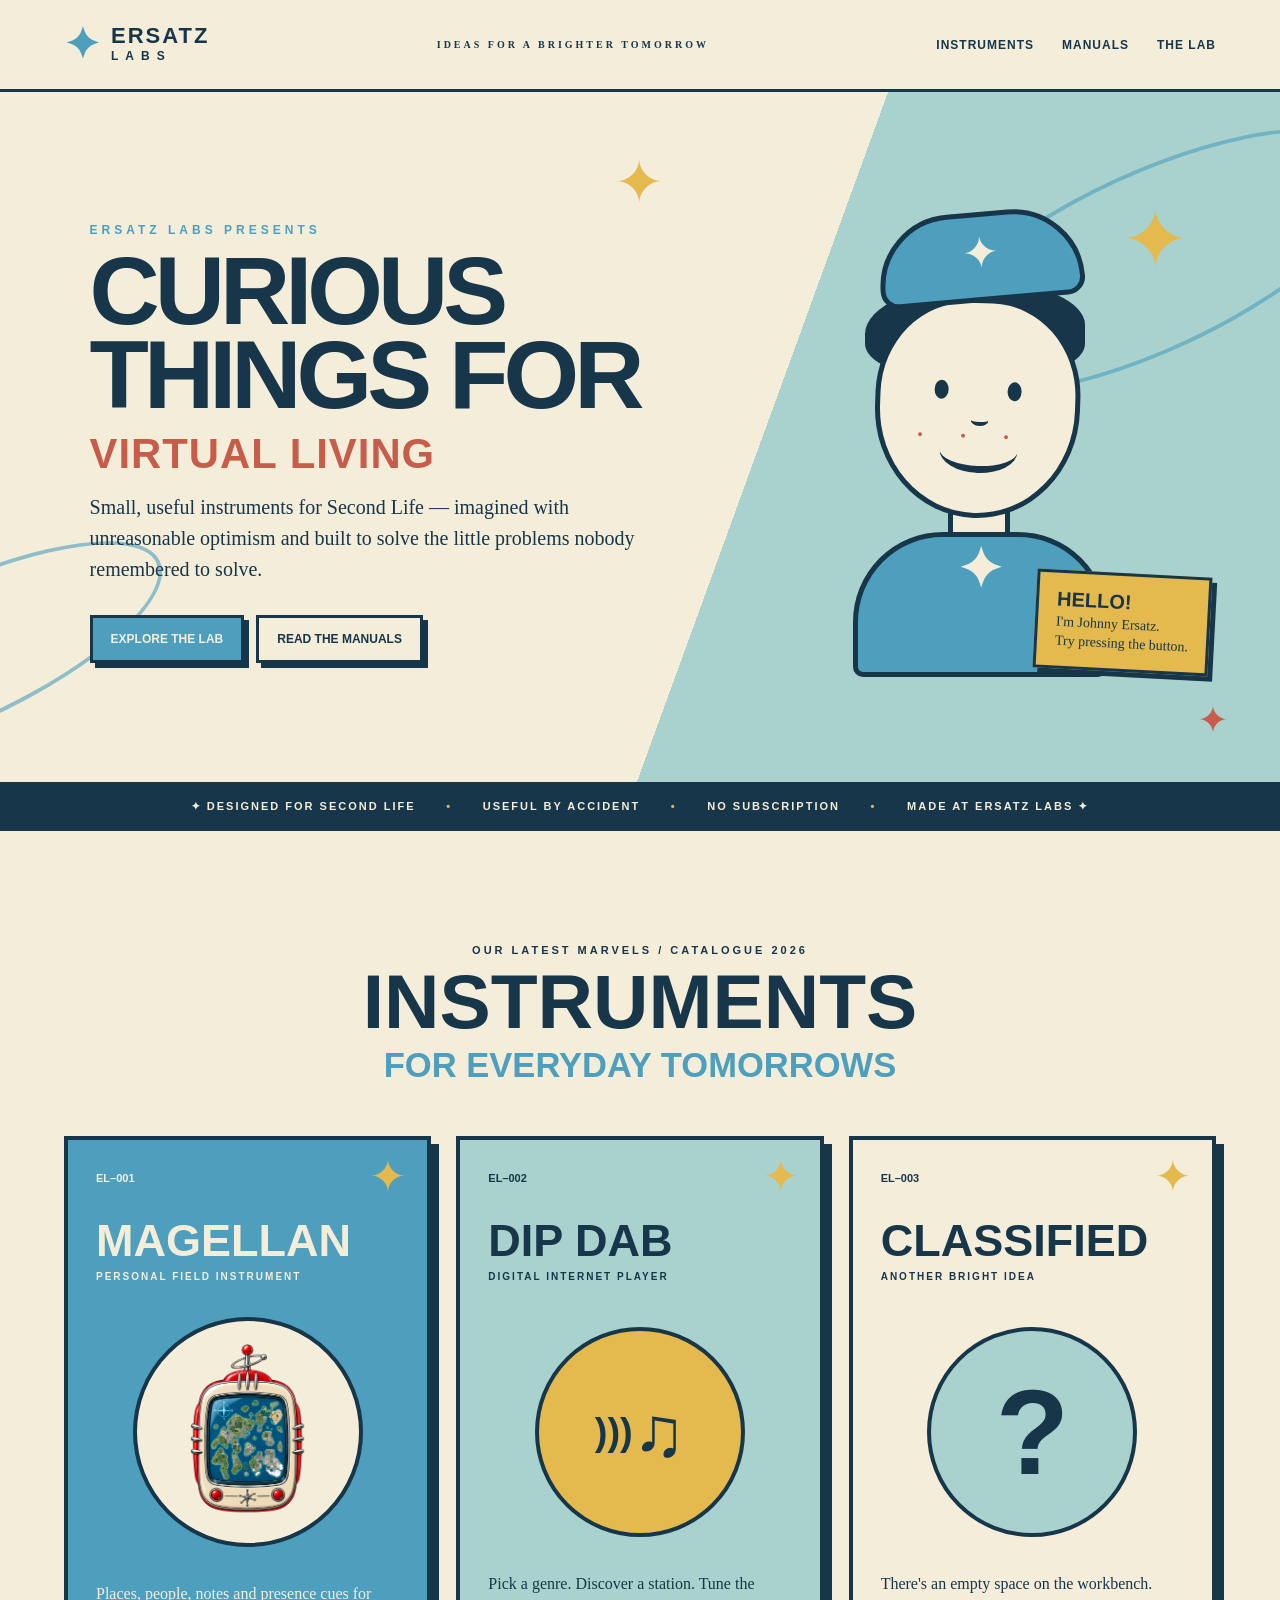
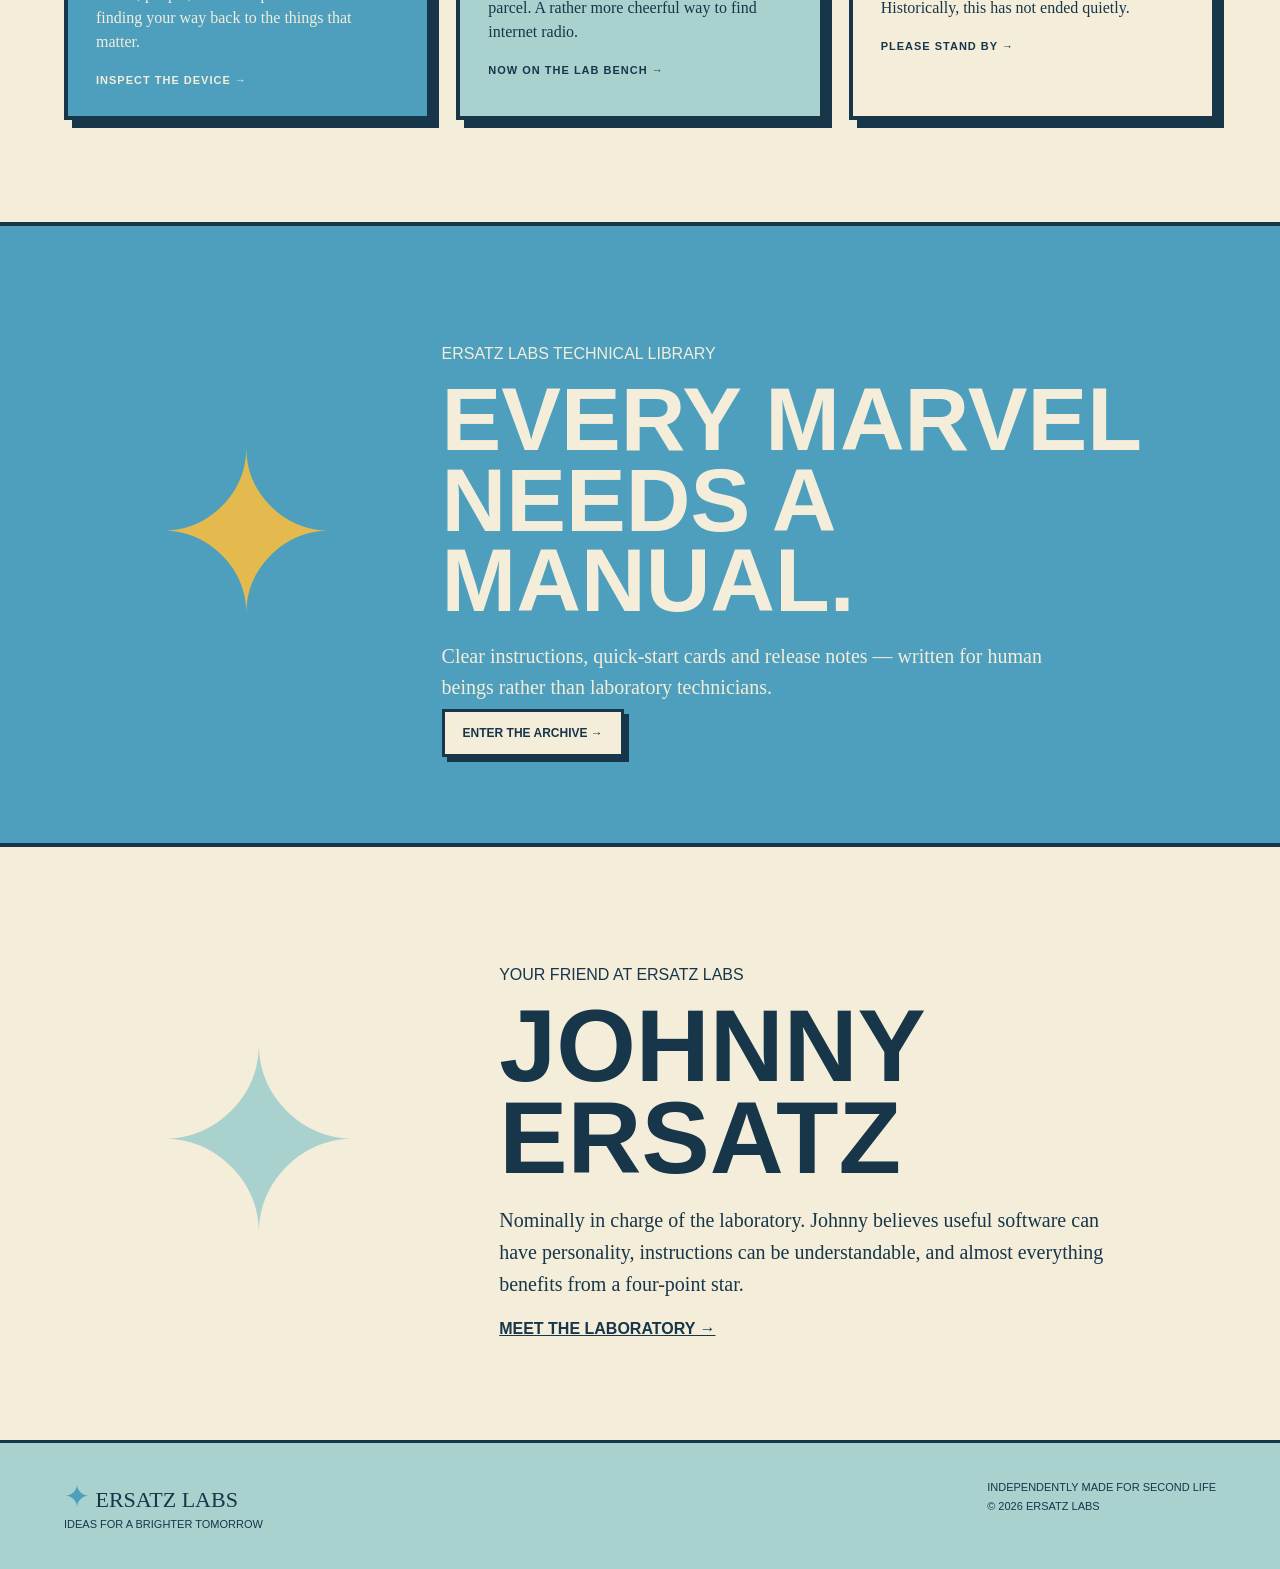
<file: index.html>
<!doctype html><html lang="en"><head><meta charset="utf-8"><meta name="viewport" content="width=device-width,initial-scale=1"><title>Ersatz Labs — Ideas for a Brighter Tomorrow</title><meta name="description" content="Ersatz Labs — characterful instruments for Second Life."><link rel="stylesheet" href="style.css"></head><body class="atomic-home">
<header class="top atomic-nav"><a class="brand" href="index.html"><span class="atom">✦</span><span>ERSATZ<br><small>LABS</small></span></a><div class="motto">IDEAS FOR A BRIGHTER TOMORROW</div><nav><a href="#instruments">INSTRUMENTS</a><a href="manuals.html">MANUALS</a><a href="lab.html">THE LAB</a></nav></header>
<main>
<section class="atomic-hero"><div class="orbit orbit-a"></div><div class="orbit orbit-b"></div><span class="spark s1">✦</span><span class="spark s2">✦</span><div class="hero-copy"><p class="kicker">ERSATZ LABS PRESENTS</p><h1>CURIOUS<br>THINGS FOR<br><em>VIRTUAL LIVING</em></h1><p class="lead">Small, useful instruments for Second Life — imagined with unreasonable optimism and built to solve the little problems nobody remembered to solve.</p><div class="buttons"><a class="button primary" href="#instruments">EXPLORE THE LAB</a><a class="button" href="manuals.html">READ THE MANUALS</a></div></div>
<div class="mascot-card"><div class="mascot-badge">✦</div><div class="johnny-vector"><div class="cap">✦</div><div class="hair"></div><div class="face"><i class="eye e1"></i><i class="eye e2"></i><i class="nose"></i><i class="smile"></i><i class="freckles">···</i></div><div class="neck"></div><div class="shirt"><b>✦</b></div></div><div class="speech"><b>HELLO!</b><br>I'm Johnny Ersatz.<br>Try pressing the button.</div></div></section>
<div class="atomic-strip">✦ DESIGNED FOR SECOND LIFE <b>•</b> USEFUL BY ACCIDENT <b>•</b> NO SUBSCRIPTION <b>•</b> MADE AT ERSATZ LABS ✦</div>
<section id="instruments" class="atomic-products"><div class="atomic-title"><p>OUR LATEST MARVELS / CATALOGUE 2026</p><h2>INSTRUMENTS<br><em>FOR EVERYDAY TOMORROWS</em></h2></div><div class="product-grid">
<a class="product-poster blue" href="magellan.html"><span class="number">EL–001</span><span class="star">✦</span><h3>MAGELLAN</h3><p class="sub">PERSONAL FIELD INSTRUMENT</p><div class="roundel"><img src="assets/Magellen%20hud%20Icon.png" alt="Magellan HUD"></div><p>Places, people, notes and presence cues for finding your way back to the things that matter.</p><strong>INSPECT THE DEVICE →</strong></a>
<div class="product-poster duck"><span class="number">EL–002</span><span class="star">✦</span><h3>DIP DAB</h3><p class="sub">DIGITAL INTERNET PLAYER</p><div class="radio-icon">)))<br><b>♫</b></div><p>Pick a genre. Discover a station. Tune the parcel. A rather more cheerful way to find internet radio.</p><strong>NOW ON THE LAB BENCH →</strong></div>
<div class="product-poster cream"><span class="number">EL–003</span><span class="star">✦</span><h3>CLASSIFIED</h3><p class="sub">ANOTHER BRIGHT IDEA</p><div class="mystery">?</div><p>There's an empty space on the workbench. Historically, this has not ended quietly.</p><strong>PLEASE STAND BY →</strong></div></div></section>
<section class="atomic-manuals"><div class="burst">✦</div><div><p>ERSATZ LABS TECHNICAL LIBRARY</p><h2>EVERY MARVEL<br>NEEDS A MANUAL.</h2><p class="lead">Clear instructions, quick-start cards and release notes — written for human beings rather than laboratory technicians.</p><a class="button light" href="manuals.html">ENTER THE ARCHIVE →</a></div></section>
<section class="atomic-johnny"><div class="big-star">✦</div><div><p>YOUR FRIEND AT ERSATZ LABS</p><h2>JOHNNY<br>ERSATZ</h2><p>Nominally in charge of the laboratory. Johnny believes useful software can have personality, instructions can be understandable, and almost everything benefits from a four-point star.</p><a href="lab.html">MEET THE LABORATORY →</a></div></section></main>
<footer><div><b><span class="atom">✦</span> ERSATZ LABS</b><br><span>IDEAS FOR A BRIGHTER TOMORROW</span></div><div>INDEPENDENTLY MADE FOR SECOND LIFE<br>© 2026 ERSATZ LABS</div></footer></body></html>
</file>
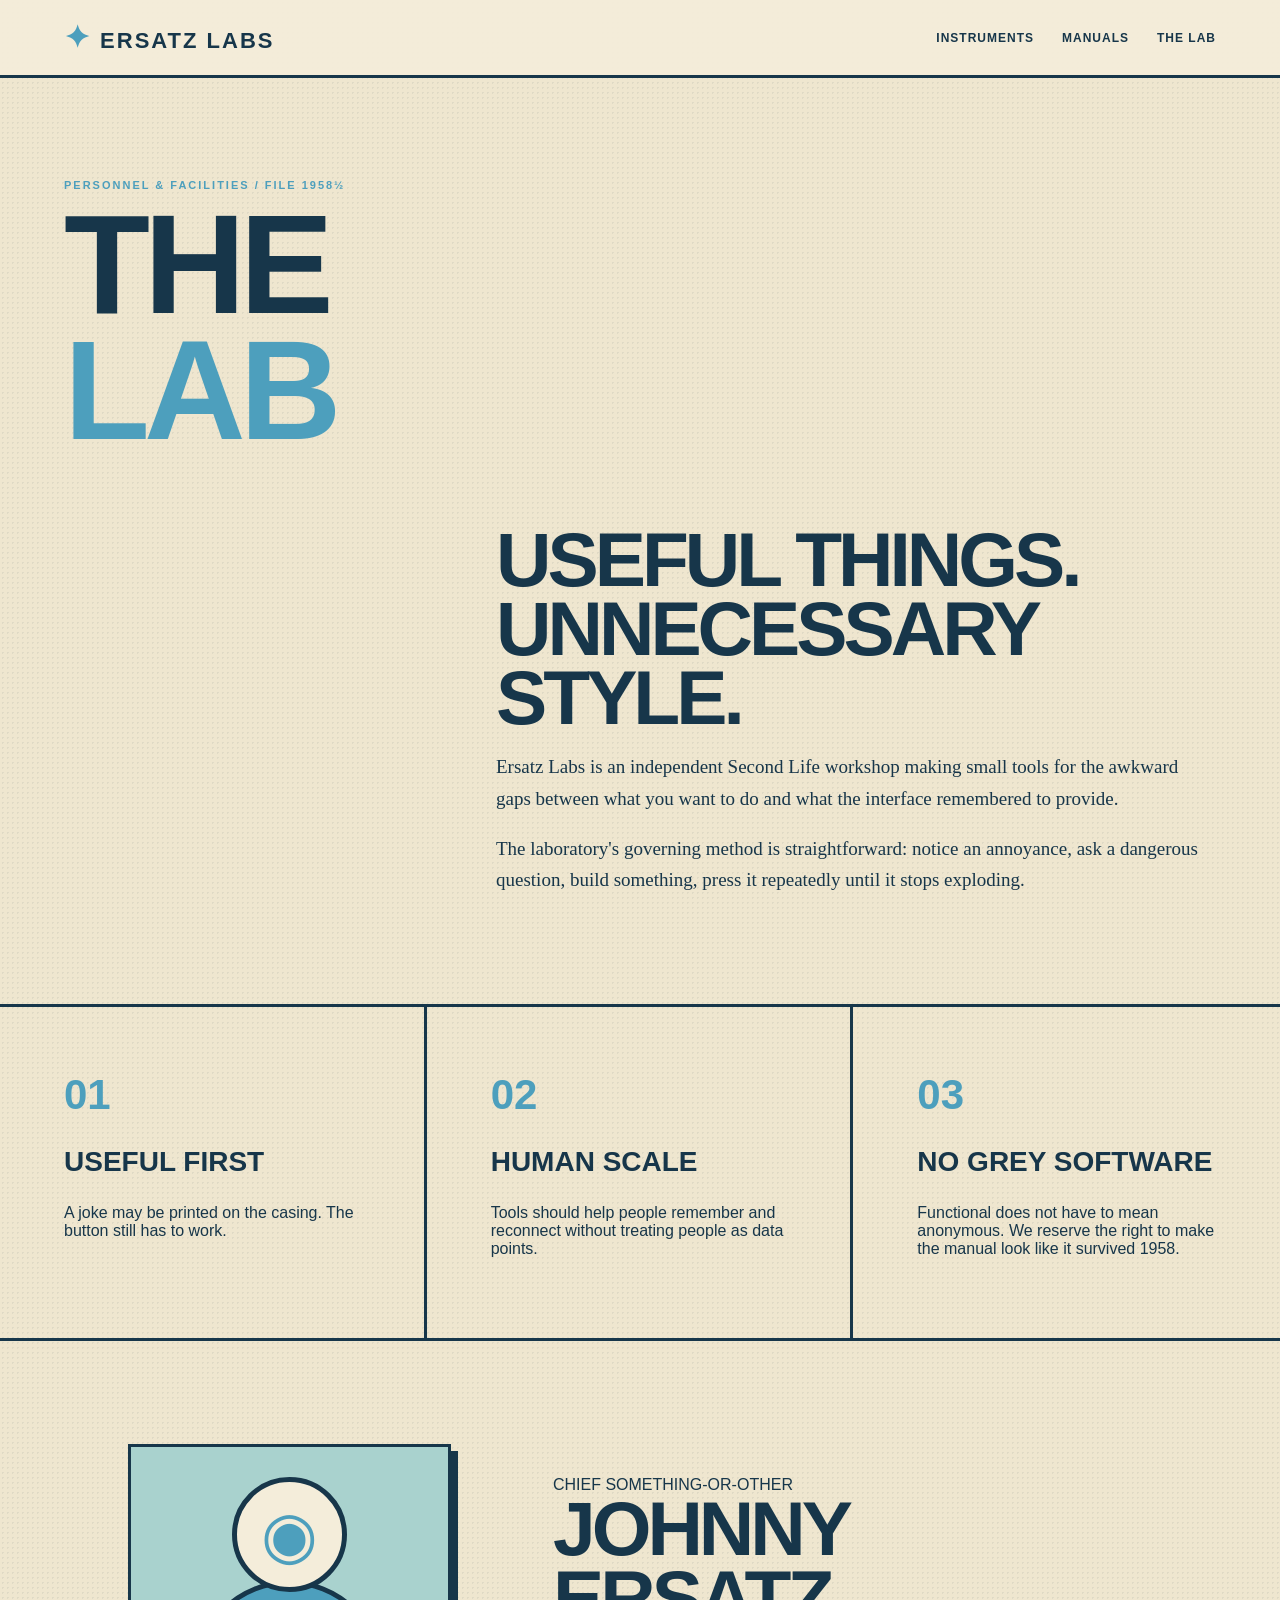
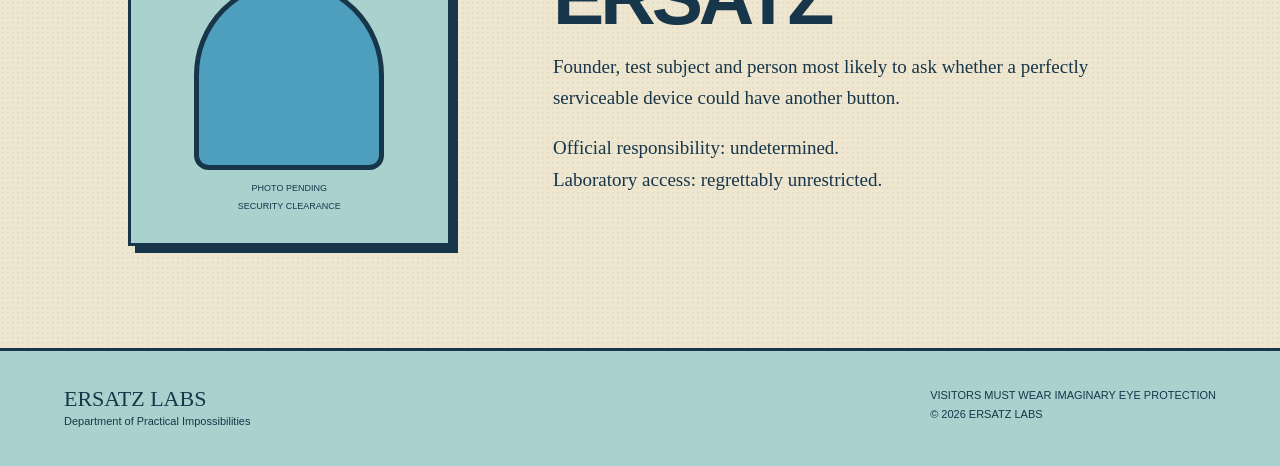
<file: lab.html>
<!doctype html><html lang="en"><head><meta charset="utf-8"><meta name="viewport" content="width=device-width,initial-scale=1"><title>The Lab — Ersatz Labs</title><link rel="stylesheet" href="style.css"></head><body><header class="top"><a class="brand" href="index.html"><span class="atom">✦</span> ERSATZ LABS</a><nav><a href="index.html#instruments">INSTRUMENTS</a><a href="manuals.html">MANUALS</a><a href="lab.html">THE LAB</a></nav></header><main><section class="lab-hero"><p class="serial">PERSONNEL & FACILITIES / FILE 1958½</p><h1>THE<br><em>LAB</em></h1><div class="lab-copy"><h2>USEFUL THINGS.<br>UNNECESSARY STYLE.</h2><p>Ersatz Labs is an independent Second Life workshop making small tools for the awkward gaps between what you want to do and what the interface remembered to provide.</p><p>The laboratory's governing method is straightforward: notice an annoyance, ask a dangerous question, build something, press it repeatedly until it stops exploding.</p></div></section><section class="principles"><article><b>01</b><h3>USEFUL FIRST</h3><p>A joke may be printed on the casing. The button still has to work.</p></article><article><b>02</b><h3>HUMAN SCALE</h3><p>Tools should help people remember and reconnect without treating people as data points.</p></article><article><b>03</b><h3>NO GREY SOFTWARE</h3><p>Functional does not have to mean anonymous. We reserve the right to make the manual look like it survived 1958.</p></article></section><section class="personnel"><div class="id-photo"><div class="johnny small"><div class="head">◉</div><div class="body"></div></div><span>PHOTO PENDING<br>SECURITY CLEARANCE</span></div><div><span>CHIEF SOMETHING-OR-OTHER</span><h2>JOHNNY<br>ERSATZ</h2><p>Founder, test subject and person most likely to ask whether a perfectly serviceable device could have another button.</p><p>Official responsibility: undetermined.<br>Laboratory access: regrettably unrestricted.</p></div></section></main><footer><div><b>ERSATZ LABS</b><br><span>Department of Practical Impossibilities</span></div><div>VISITORS MUST WEAR IMAGINARY EYE PROTECTION<br>© 2026 ERSATZ LABS</div></footer></body></html>
</file>
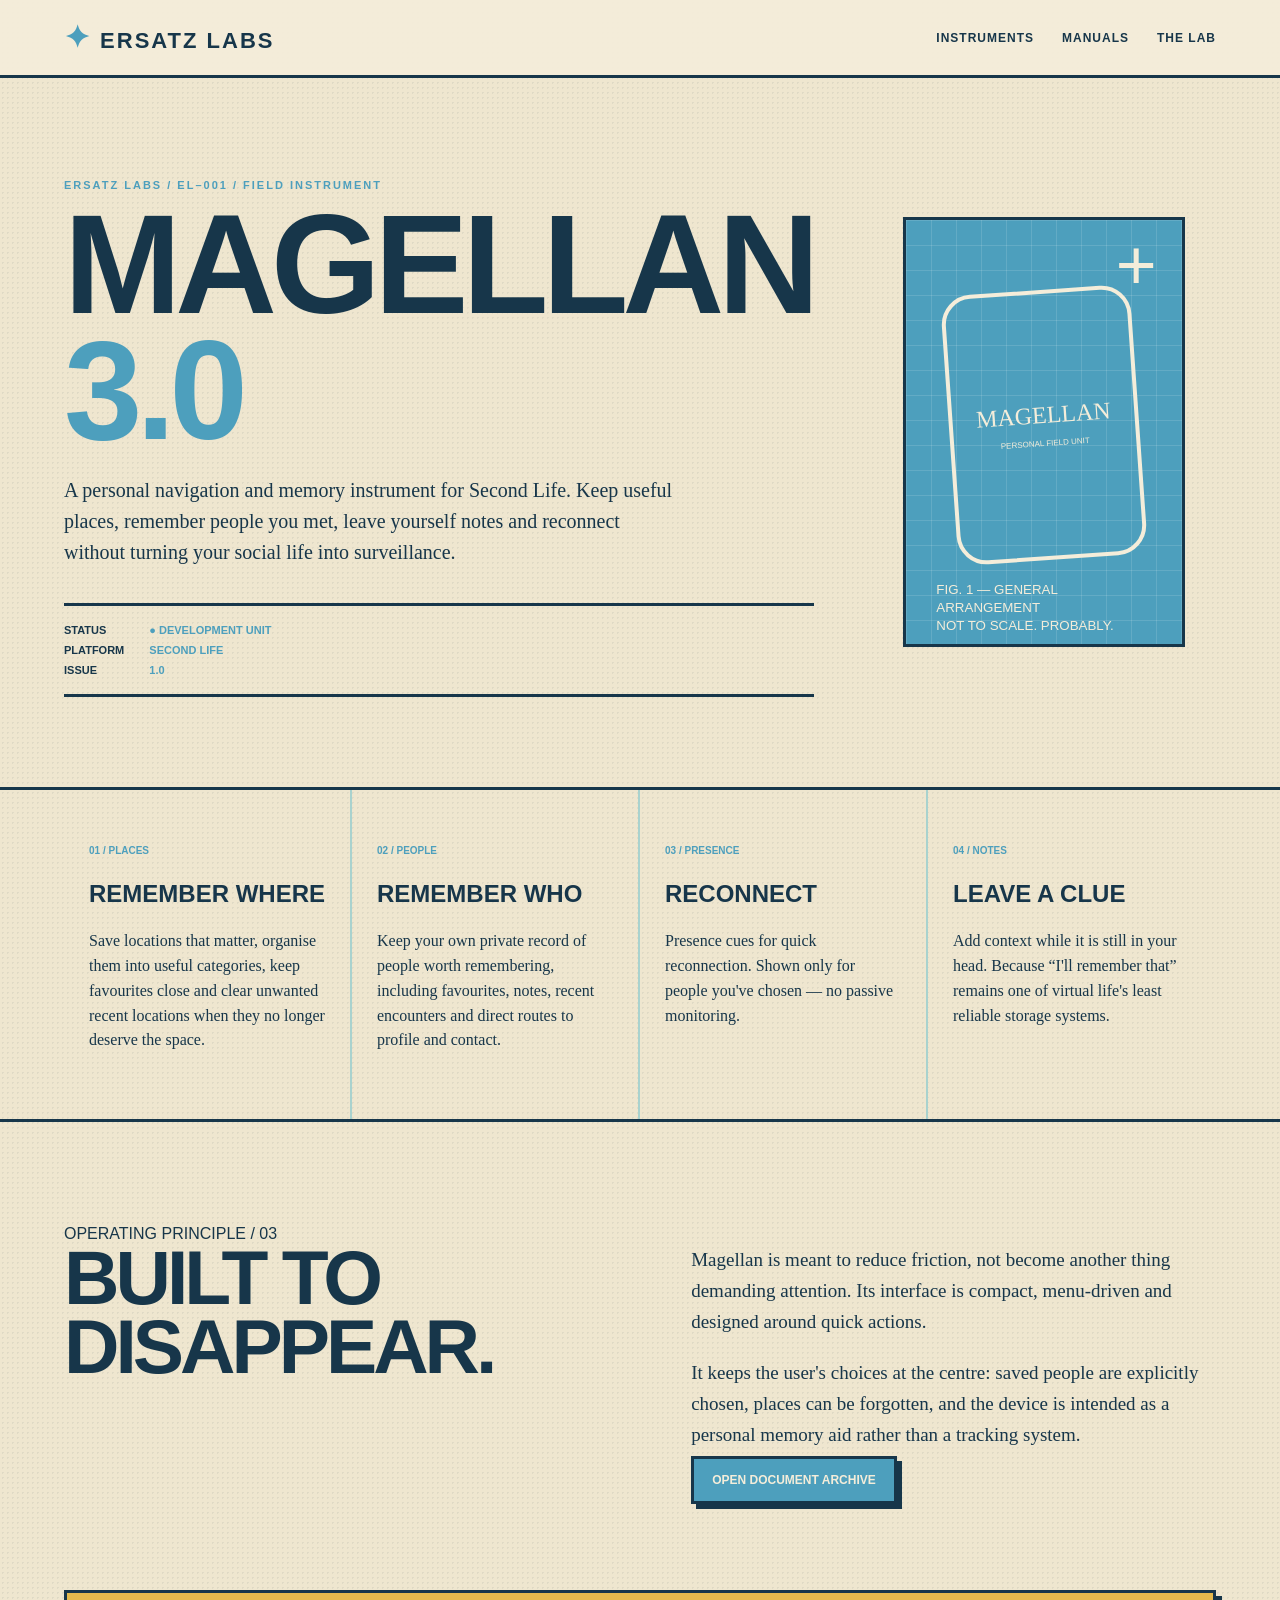
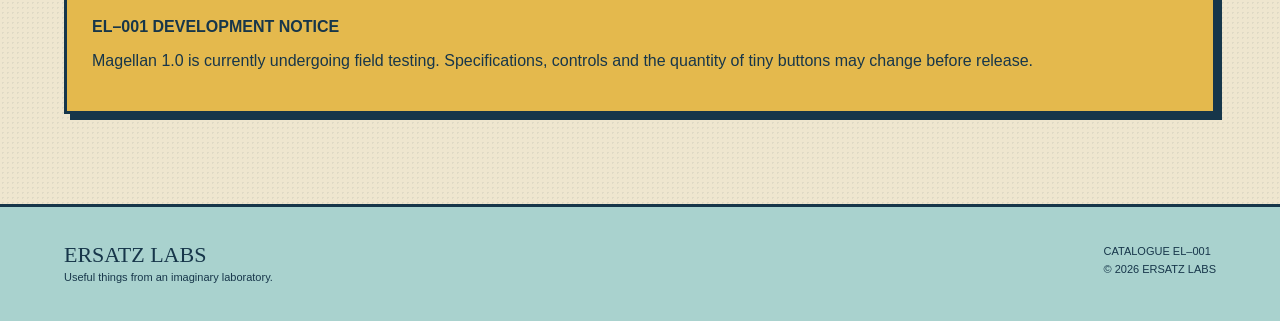
<file: magellan.html>
<!doctype html><html lang="en"><head><meta charset="utf-8"><meta name="viewport" content="width=device-width,initial-scale=1"><title>Magellan 1.0 — Ersatz Labs</title><link rel="stylesheet" href="style.css"></head><body><header class="top"><a class="brand" href="index.html"><span class="atom">✦</span> ERSATZ LABS</a><nav><a href="index.html#instruments">INSTRUMENTS</a><a href="manuals.html">MANUALS</a><a href="lab.html">THE LAB</a></nav></header><main><section class="product-hero"><div><p class="serial">ERSATZ LABS / EL–001 / FIELD INSTRUMENT</p><h1>MAGELLAN<br><em>3.0</em></h1><p class="lead">A personal navigation and memory instrument for Second Life. Keep useful places, remember people you met, leave yourself notes and reconnect without turning your social life into surveillance.</p><div class="status-panel"><b>STATUS</b><span>● DEVELOPMENT UNIT</span><b>PLATFORM</b><span>SECOND LIFE</span><b>ISSUE</b><span>1.0</span></div></div><div class="blueprint"><div class="crosshair">+</div><div class="mini-device"><b>MAGELLAN</b><span>PERSONAL FIELD UNIT</span></div><small>FIG. 1 — GENERAL ARRANGEMENT<br>NOT TO SCALE. PROBABLY.</small></div></section><section class="feature-grid"><article><span>01 / PLACES</span><h3>REMEMBER WHERE</h3><p>Save locations that matter, organise them into useful categories, keep favourites close and clear unwanted recent locations when they no longer deserve the space.</p></article><article><span>02 / PEOPLE</span><h3>REMEMBER WHO</h3><p>Keep your own private record of people worth remembering, including favourites, notes, recent encounters and direct routes to profile and contact.</p></article><article><span>03 / PRESENCE</span><h3>RECONNECT</h3><p>Presence cues for quick reconnection. Shown only for people you've chosen — no passive monitoring.</p></article><article><span>04 / NOTES</span><h3>LEAVE A CLUE</h3><p>Add context while it is still in your head. Because “I'll remember that” remains one of virtual life's least reliable storage systems.</p></article></section><section class="specsheet"><div><span>OPERATING PRINCIPLE / 03</span><h2>BUILT TO<br>DISAPPEAR.</h2></div><div><p>Magellan is meant to reduce friction, not become another thing demanding attention. Its interface is compact, menu-driven and designed around quick actions.</p><p>It keeps the user's choices at the centre: saved people are explicitly chosen, places can be forgotten, and the device is intended as a personal memory aid rather than a tracking system.</p><a class="button primary" href="manuals.html">OPEN DOCUMENT ARCHIVE</a></div></section><section class="notice"><b>EL–001 DEVELOPMENT NOTICE</b><p>Magellan 1.0 is currently undergoing field testing. Specifications, controls and the quantity of tiny buttons may change before release.</p></section></main><footer><div><b>ERSATZ LABS</b><br><span>Useful things from an imaginary laboratory.</span></div><div>CATALOGUE EL–001<br>© 2026 ERSATZ LABS</div></footer></body></html>
</file>
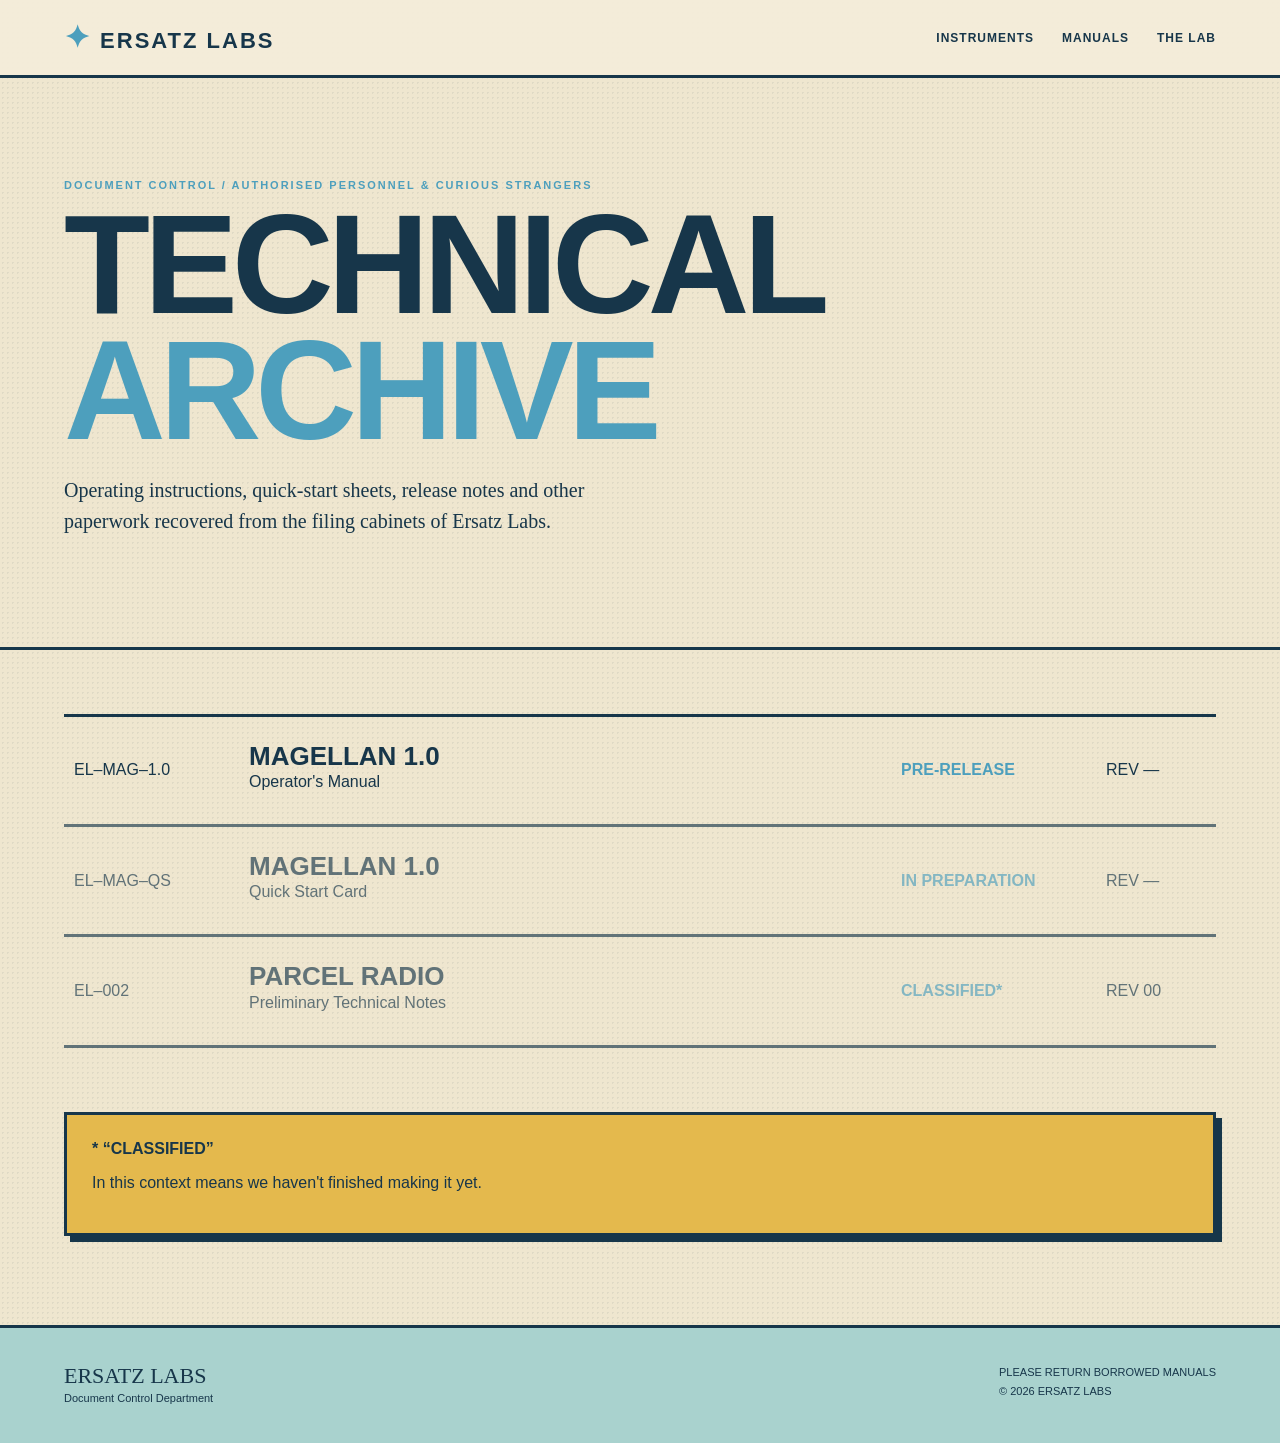
<file: manuals.html>
<!doctype html><html lang="en"><head><meta charset="utf-8"><meta name="viewport" content="width=device-width,initial-scale=1"><title>Document Archive — Ersatz Labs</title><link rel="stylesheet" href="style.css"></head><body><header class="top"><a class="brand" href="index.html"><span class="atom">✦</span> ERSATZ LABS</a><nav><a href="index.html#instruments">INSTRUMENTS</a><a href="manuals.html">MANUALS</a><a href="lab.html">THE LAB</a></nav></header><main><section class="archive-head"><p class="serial">DOCUMENT CONTROL / AUTHORISED PERSONNEL & CURIOUS STRANGERS</p><h1>TECHNICAL<br><em>ARCHIVE</em></h1><p class="lead">Operating instructions, quick-start sheets, release notes and other paperwork recovered from the filing cabinets of Ersatz Labs.</p></section><section class="archive-list"><div class="archive-row"><span>EL–MAG–1.0</span><div><h3>MAGELLAN 1.0</h3><p>Operator's Manual</p></div><strong>PRE-RELEASE</strong><span>REV —</span></div><div class="archive-row muted"><span>EL–MAG–QS</span><div><h3>MAGELLAN 1.0</h3><p>Quick Start Card</p></div><strong>IN PREPARATION</strong><span>REV —</span></div><div class="archive-row muted"><span>EL–002</span><div><h3>PARCEL RADIO</h3><p>Preliminary Technical Notes</p></div><strong>CLASSIFIED*</strong><span>REV 00</span></div></section><section class="archive-note"><b>* “CLASSIFIED”</b><p>In this context means we haven't finished making it yet.</p></section></main><footer><div><b>ERSATZ LABS</b><br><span>Document Control Department</span></div><div>PLEASE RETURN BORROWED MANUALS<br>© 2026 ERSATZ LABS</div></footer></body></html>
</file>
<file: style.css>
:root{--navy:#17364a;--azure:#4d9fbd;--duck:#a9d2ce;--cream:#f4edda;--yellow:#e4b94d;--coral:#c85c4b;--paper:#efe6cf;--ink:#17364a;--line:#6c8586}*{box-sizing:border-box}html{scroll-behavior:smooth}body{margin:0;color:var(--ink);font-family:"Trebuchet MS",Arial,sans-serif;background:var(--paper);background-image:radial-gradient(#17364a12 1px,transparent 1px);background-size:5px 5px}.top{height:78px;display:flex;align-items:center;justify-content:space-between;padding:0 5vw;border-bottom:3px solid var(--navy);position:sticky;top:0;background:#f4eddaf2;z-index:10}.brand{font:900 22px "Arial Black",Arial,sans-serif;letter-spacing:2px}.atom{color:var(--azure);font-size:31px}.top a{color:inherit;text-decoration:none}.top nav{display:flex;gap:28px;font-size:12px;font-weight:900;letter-spacing:1px}.hero{padding:6vw 5vw 0;min-height:720px;border-bottom:3px solid var(--navy)}.eyebrow,.section-head span,.manuals>div>span,.about span,.serial{font-size:11px;letter-spacing:2px;font-weight:900}.hero-grid{display:grid;grid-template-columns:1.05fr .95fr;gap:6vw;align-items:center;max-width:1250px;margin:30px auto 50px}.serial{color:var(--azure)}h1,h2,h3{font-family:"Arial Black",Impact,sans-serif;margin:0;line-height:.9;text-transform:uppercase}h1{font-size:clamp(76px,11vw,150px);letter-spacing:-6px}h1 em{color:var(--azure);font-style:normal}.lead{max-width:610px;font:20px/1.55 Georgia,serif}.buttons{display:flex;gap:12px;margin-top:30px}.button{border:3px solid var(--navy);padding:14px 18px;text-decoration:none;color:inherit;font-weight:900;font-size:12px;box-shadow:5px 5px 0 var(--navy);background:var(--cream)}.primary{background:var(--azure);color:var(--cream)}.device{display:flex;align-items:center;justify-content:center}.ticker{border-top:3px solid var(--navy);padding:15px;text-align:center;font-size:11px;letter-spacing:2px;font-weight:900;background:var(--duck)}.ticker b{color:var(--coral);margin:0 2vw}.section{padding:8vw 5vw}.section-head{display:flex;justify-content:space-between;align-items:end;margin-bottom:55px}.section-head h2,.manuals h2,.about h2{font-size:clamp(45px,7vw,90px);letter-spacing:-4px}.cards{display:grid;grid-template-columns:repeat(3,1fr);gap:22px}.card{border:3px solid var(--navy);padding:28px;min-height:330px;background:var(--cream);box-shadow:7px 7px 0 var(--navy);border-radius:4px}.card.featured{background:var(--azure);color:var(--cream)}.card h3{font-size:32px;margin:30px 0 20px}.card p{line-height:1.55}.card a,.card>span{color:inherit;font-weight:900;font-size:11px}.tag{display:inline-block;background:var(--yellow);color:var(--navy);padding:7px 10px;border:2px solid var(--navy);font-weight:900;font-size:10px;transform:rotate(-2deg)}.tag.ghost{background:var(--duck)}.manuals{background:var(--navy);color:var(--cream);padding:8vw 5vw;display:grid;grid-template-columns:1fr 1fr;gap:8vw}.manuals p{font:19px/1.6 Georgia,serif}.manual-box{border:3px solid var(--cream);padding:40px;position:relative}.manual-box h3{font-size:40px;margin-top:50px}.stamp{position:absolute;right:25px;top:20px;border:3px solid var(--coral);color:var(--coral);padding:8px;transform:rotate(8deg);font-weight:900}.about{padding:9vw 10vw;display:grid;grid-template-columns:.7fr 1.3fr;gap:8vw;align-items:center}.about p{font:20px/1.65 Georgia,serif;max-width:700px}.johnny{height:390px;position:relative}.head{width:150px;height:150px;border:5px solid var(--navy);border-radius:50%;background:var(--cream);font-size:90px;text-align:center;line-height:140px;margin:auto;position:relative;z-index:2;color:var(--azure)}.body{width:260px;height:250px;background:var(--azure);border:5px solid var(--navy);border-radius:130px 130px 20px 20px;margin:-12px auto 0}footer{border-top:3px solid var(--navy);padding:35px 5vw;display:flex;justify-content:space-between;font-size:11px;line-height:1.7;background:var(--duck)}footer b{font:22px "Arial Black"}.product-hero,.archive-head,.lab-hero{padding:7vw 5vw;min-height:620px;border-bottom:3px solid var(--navy)}.product-hero{display:grid;grid-template-columns:1.1fr .9fr;gap:7vw;align-items:center}.status-panel{display:grid;grid-template-columns:auto 1fr;gap:8px 25px;border-top:3px solid var(--navy);border-bottom:3px solid var(--navy);padding:18px 0;margin-top:35px;font-size:11px}.status-panel span{color:var(--azure);font-weight:900}.blueprint{height:430px;border:3px solid var(--navy);background-color:var(--azure);color:var(--cream);background-image:linear-gradient(#ffffff20 1px,transparent 1px),linear-gradient(90deg,#ffffff20 1px,transparent 1px);background-size:25px 25px;position:relative;padding:30px}.crosshair{font-size:70px;position:absolute;right:25px;top:5px}.mini-device{width:190px;height:270px;border:4px solid var(--cream);border-radius:30px;margin:40px auto 20px;display:flex;flex-direction:column;align-items:center;justify-content:center;transform:rotate(-4deg)}.mini-device b{font:24px "Arial Black"}.mini-device span{font-size:8px;margin-top:10px}.feature-grid{display:grid;grid-template-columns:repeat(4,1fr);padding:0 5vw;border-bottom:3px solid var(--navy)}.feature-grid article{padding:50px 25px;border-right:2px solid var(--duck)}.feature-grid article:last-child{border:0}.feature-grid span{font-size:10px;color:var(--azure);font-weight:900}.feature-grid h3{font-size:24px;margin:25px 0}.feature-grid p{font:16px/1.55 Georgia,serif}.specsheet{padding:8vw 5vw;display:grid;grid-template-columns:1fr 1fr;gap:8vw}.specsheet h2,.lab-copy h2,.personnel h2{font-size:clamp(42px,6vw,78px);letter-spacing:-4px}.specsheet p,.lab-copy p,.personnel p{font:19px/1.65 Georgia,serif}.notice,.archive-note{margin:0 5vw 7vw;border:3px solid var(--navy);padding:25px;background:var(--yellow);box-shadow:6px 6px 0 var(--navy)}.archive-head{min-height:540px}.archive-list{padding:5vw}.archive-row{display:grid;grid-template-columns:150px 1fr 180px 100px;gap:25px;align-items:center;border-top:3px solid var(--navy);padding:28px 10px}.archive-row:last-child{border-bottom:3px solid var(--navy)}.archive-row h3{font-size:26px}.archive-row p{margin:5px 0}.archive-row strong{color:var(--azure)}.archive-row.muted{opacity:.65}.lab-hero{min-height:720px}.lab-copy{max-width:720px;margin:70px 0 0 auto}.principles{display:grid;grid-template-columns:repeat(3,1fr);border-bottom:3px solid var(--navy)}.principles article{padding:5vw;border-right:3px solid var(--navy);min-height:300px}.principles article:last-child{border:0}.principles b{font-size:42px;color:var(--azure)}.principles h3{font-size:28px;margin:30px 0}.personnel{padding:8vw 10vw;display:grid;grid-template-columns:.7fr 1.3fr;gap:8vw;align-items:center}.id-photo{border:3px solid var(--navy);padding:30px;text-align:center;background:var(--duck);box-shadow:7px 7px 0 var(--navy)}.johnny.small{height:300px}.johnny.small .head{width:115px;height:115px;line-height:105px;font-size:65px}.johnny.small .body{width:190px;height:190px}.id-photo>span{font-size:9px}.archive-button{display:block;text-align:center;margin:25px 0}.device.hud-art{width:min(430px,100%);height:auto;min-height:0;background:none;border:0;box-shadow:none;transform:none;padding:0;margin-left:auto}.device.hud-art img{display:block;width:100%;height:auto;max-height:560px;object-fit:contain;filter:drop-shadow(12px 16px 0 rgba(23,54,74,.14))}@media(max-width:800px){.top nav{display:none}.hero-grid,.manuals,.about,.product-hero,.specsheet,.personnel{grid-template-columns:1fr}.cards,.feature-grid,.principles{grid-template-columns:1fr}.section-head{display:block}.section-head span{display:block;margin-bottom:20px}h1{font-size:76px}.hero{padding-top:50px}.manuals,.about{padding:70px 7vw}.johnny{order:2}footer{gap:30px;flex-direction:column}.archive-row{grid-template-columns:1fr}.product-hero,.archive-head,.lab-hero{padding:60px 7vw}.device.hud-art{margin:35px auto 0;max-width:360px}}
/* === 2026 ERSATZ ATOMIC IDENTITY === */
.atomic-home{background:#f4edda;color:#17364a}.atomic-nav{background:#f4eddaf5;height:92px}.atomic-nav .brand{display:flex;align-items:center;gap:9px;line-height:.75}.atomic-nav .brand .atom{font-size:43px}.atomic-nav .brand small{font-size:12px;letter-spacing:7px}.motto{font:700 10px Georgia,serif;letter-spacing:3px}.atomic-hero{min-height:690px;position:relative;overflow:hidden;padding:7vw 7%;display:grid;grid-template-columns:1.15fr .85fr;align-items:center;gap:6vw;background:linear-gradient(110deg,#f4edda 0 58%,#a9d2ce 58%)}.hero-copy{position:relative;z-index:2}.kicker{font:900 12px Arial,sans-serif;letter-spacing:4px;color:#4d9fbd}.atomic-hero h1{font-size:clamp(58px,7.6vw,112px);letter-spacing:-5px;line-height:.86}.atomic-hero h1 em{font-size:.43em;letter-spacing:1px;display:block;margin-top:20px;color:#c85c4b}.atomic-hero .lead{max-width:680px}.orbit{position:absolute;border:4px solid #4d9fbd;border-radius:50%;transform:rotate(-25deg);opacity:.6}.orbit-a{width:500px;height:180px;right:-120px;top:80px}.orbit-b{width:430px;height:140px;left:-250px;bottom:60px}.spark{position:absolute;color:#e4b94d;font-size:60px}.s1{top:55px;left:48%}.s2{right:4%;bottom:40px;color:#c85c4b;font-size:38px}.mascot-card{position:relative;z-index:2;min-height:490px}.mascot-badge{position:absolute;right:0;top:0;font-size:82px;color:#e4b94d}.johnny-vector{width:300px;height:430px;position:relative;margin:20px auto 0}.cap{position:absolute;z-index:5;top:0;left:55px;width:205px;height:90px;background:#4d9fbd;border:5px solid #17364a;border-radius:100px 100px 25px 25px;text-align:center;color:#f4edda;font-size:45px;line-height:72px;transform:rotate(-5deg)}.hair{position:absolute;z-index:3;top:70px;left:42px;width:220px;height:95px;background:#17364a;border-radius:55% 45% 35% 35%}.face{position:absolute;z-index:4;top:86px;left:52px;width:205px;height:220px;background:#f4edda;border:5px solid #17364a;border-radius:46% 46% 52% 52%;transform:rotate(2deg)}.eye{position:absolute;top:78px;width:14px;height:19px;background:#17364a;border-radius:50%}.e1{left:54px}.e2{right:54px}.nose{position:absolute;width:18px;height:12px;border-bottom:4px solid #17364a;border-radius:50%;top:111px;left:91px}.smile{position:absolute;width:78px;height:45px;border-bottom:7px solid #17364a;border-radius:50%;top:125px;left:61px}.freckles{position:absolute;top:120px;left:38px;font:bold 24px serif;letter-spacing:37px;color:#c85c4b}.neck{position:absolute;top:286px;left:125px;width:62px;height:50px;background:#f4edda;border:5px solid #17364a}.shirt{position:absolute;top:320px;left:30px;width:255px;height:145px;background:#4d9fbd;border:5px solid #17364a;border-radius:90px 90px 10px 10px;text-align:center}.shirt b{font-size:55px;color:#f4edda}.speech{position:absolute;right:-20px;bottom:10px;background:#e4b94d;border:3px solid #17364a;padding:15px 18px;transform:rotate(3deg);box-shadow:5px 5px 0 #17364a;font:14px/1.4 Georgia,serif}.speech b{font:900 20px Arial,sans-serif}.atomic-strip{background:#17364a;color:#f4edda;text-align:center;padding:18px;font:900 11px Arial,sans-serif;letter-spacing:2px}.atomic-strip b{color:#e4b94d;margin:0 2vw}.atomic-products{padding:8vw 5vw}.atomic-title{text-align:center;margin-bottom:55px}.atomic-title p{font-size:11px;letter-spacing:3px;font-weight:900}.atomic-title h2{font-size:clamp(45px,6vw,82px)}.atomic-title h2 em{display:block;color:#4d9fbd;font-style:normal;font-size:.45em;letter-spacing:0;margin-top:13px}.product-grid{display:grid;grid-template-columns:repeat(3,1fr);gap:25px;max-width:1250px;margin:auto}.product-poster{min-height:560px;border:4px solid #17364a;box-shadow:8px 8px 0 #17364a;padding:28px;text-decoration:none;color:#17364a;position:relative;overflow:hidden}.product-poster.blue{background:#4d9fbd;color:#f4edda}.product-poster.duck{background:#a9d2ce}.product-poster.cream{background:#f4edda}.product-poster h3{font-size:45px;margin-top:35px}.product-poster .sub{font:900 10px Arial,sans-serif;letter-spacing:2px}.product-poster .star{position:absolute;right:20px;top:10px;font-size:45px;color:#e4b94d}.product-poster .number{font-size:11px;font-weight:900}.roundel{width:230px;height:230px;background:#f4edda;border:4px solid #17364a;border-radius:50%;margin:35px auto;display:flex;align-items:center;justify-content:center}.roundel img{width:80%;height:80%;object-fit:contain}.radio-icon,.mystery{width:210px;height:210px;border:4px solid #17364a;border-radius:50%;margin:45px auto 35px;display:flex;align-items:center;justify-content:center;text-align:center;font:900 38px Arial,sans-serif;background:#e4b94d}.radio-icon b{font-size:70px}.mystery{font-size:120px;background:#a9d2ce}.product-poster>p:not(.sub){font:16px/1.5 Georgia,serif}.product-poster strong{font-size:11px;letter-spacing:1px}.atomic-manuals{padding:8vw 10%;background:#4d9fbd;color:#f4edda;display:grid;grid-template-columns:.5fr 1.5fr;gap:6vw;align-items:center;border-top:4px solid #17364a;border-bottom:4px solid #17364a}.atomic-manuals .burst{font-size:220px;color:#e4b94d;text-align:center}.atomic-manuals h2{font-size:clamp(48px,7vw,90px)}.button.light{background:#f4edda;color:#17364a}.atomic-johnny{padding:8vw 12%;display:grid;grid-template-columns:.6fr 1.4fr;gap:6vw;align-items:center}.big-star{font-size:250px;color:#a9d2ce;line-height:1}.atomic-johnny h2{font-size:clamp(60px,8vw,110px)}.atomic-johnny p:not(:first-child){font:20px/1.6 Georgia,serif;max-width:700px}.atomic-johnny a{font-weight:900;color:#17364a}@media(max-width:850px){.motto{display:none}.atomic-hero{grid-template-columns:1fr;background:#f4edda}.mascot-card{background:#a9d2ce;margin:20px -7vw -7vw;padding-top:20px}.product-grid{grid-template-columns:1fr}.atomic-manuals,.atomic-johnny{grid-template-columns:1fr}.atomic-manuals .burst,.big-star{font-size:130px}.product-poster{min-height:500px}.atomic-hero h1{font-size:58px}.atomic-nav{height:76px}}
</file>
